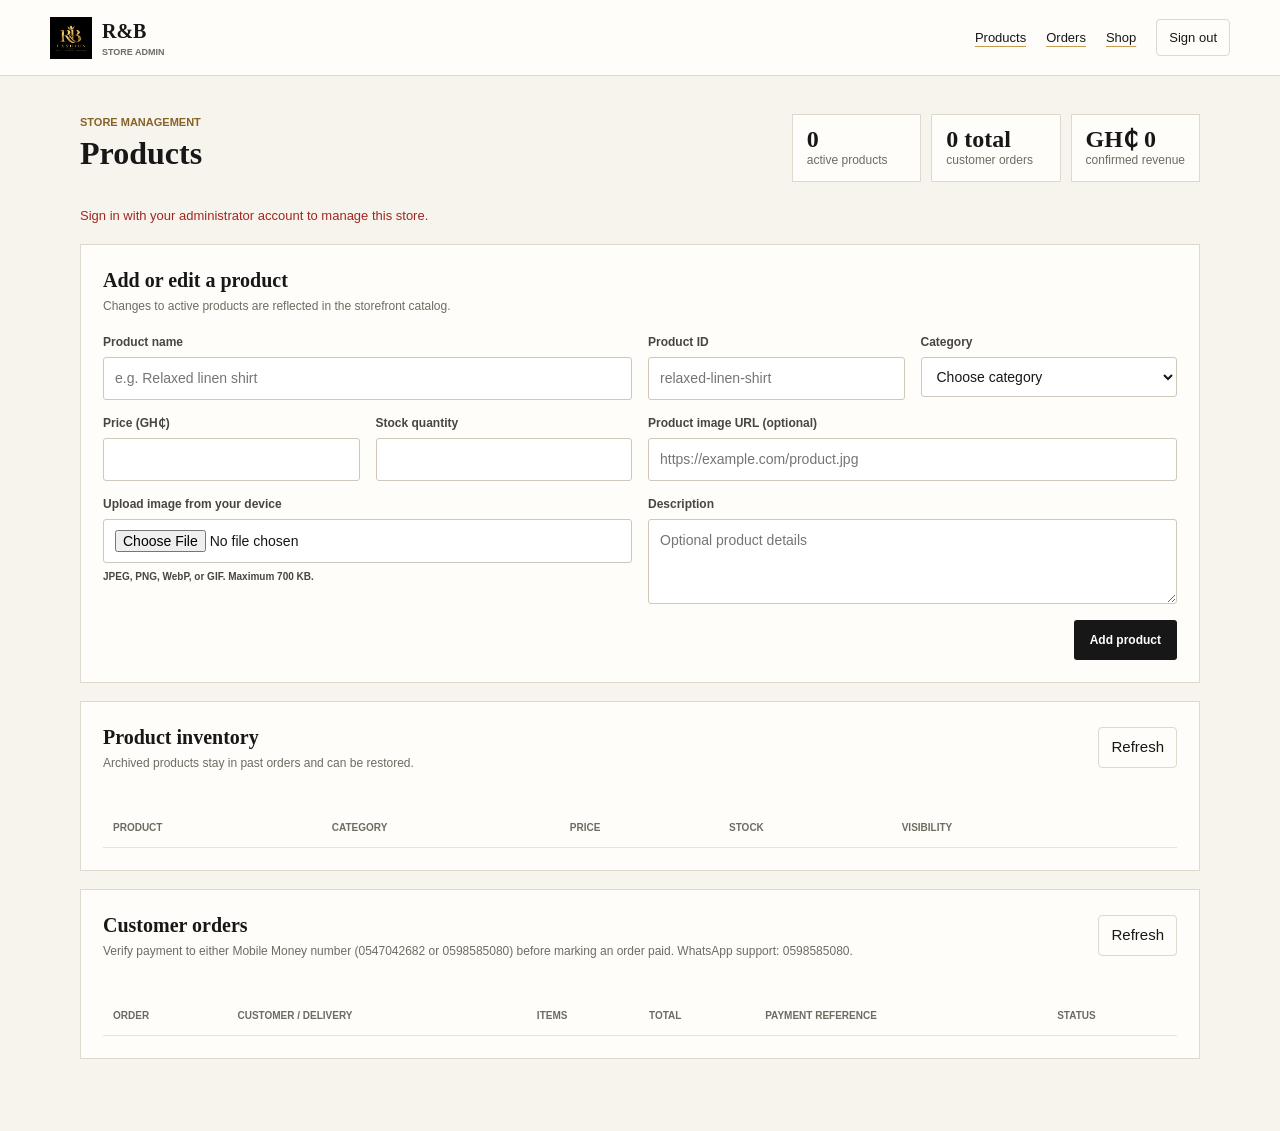
<file: admin.html>
<!doctype html>
<html lang="en">
  <head>
    <meta charset="UTF-8" />
    <meta name="viewport" content="width=device-width, initial-scale=1.0" />
    <title>Store Admin | R&amp;B Fashion</title>
    <link rel="icon" type="image/png" href="assets/rb-logo.png" />
    <link rel="stylesheet" href="css/admin.css" />
  </head>
  <body>
    <header class="admin-header">
      <a class="admin-brand" href="index.html" aria-label="R&B Fashion home">
        <img src="assets/rb-logo.png" alt="" />
        <span>R&amp;B <small>STORE ADMIN</small></span>
      </a>
      <nav class="admin-nav" aria-label="Admin navigation">
        <a href="#inventory">Products</a>
        <a href="#orders">Orders</a>
        <a href="index.html">Shop</a>
        <button type="button" id="signOutButton">Sign out</button>
      </nav>
    </header>

    <main class="admin-main">
      <div class="admin-heading">
        <div>
          <p class="admin-eyebrow">Store management</p>
          <h1>Products</h1>
        </div>
        <div class="admin-metrics" aria-label="Store summary">
          <p class="admin-count">
            <strong id="productCount">0</strong><span>active products</span>
          </p>
          <p class="admin-count">
            <strong id="ordersCount">0 total</strong
            ><span>customer orders</span>
          </p>
          <p class="admin-count">
            <strong id="ordersRevenue">GH₵ 0</strong
            ><span>confirmed revenue</span>
          </p>
        </div>
      </div>

      <p id="accessStatus" class="list-status" aria-live="polite"></p>

      <section
        class="admin-section"
        id="inventory"
        aria-labelledby="add-product-heading"
      >
        <div class="section-heading">
          <h2 id="add-product-heading">Add or edit a product</h2>
          <p>
            Changes to active products are reflected in the storefront catalog.
          </p>
        </div>
        <form id="productForm" class="product-form">
          <label class="field field--wide"
            >Product name
            <input
              name="name"
              required
              maxlength="200"
              autocomplete="off"
              placeholder="e.g. Relaxed linen shirt"
            />
          </label>
          <label class="field"
            >Product ID
            <input
              name="id"
              required
              pattern="[a-z0-9]+(-[a-z0-9]+)*"
              maxlength="100"
              autocomplete="off"
              placeholder="relaxed-linen-shirt"
            />
          </label>
          <label class="field"
            >Category
            <select name="category" required>
              <option value="">Choose category</option>
              <option>Denim</option>
              <option>Streetwear</option>
              <option>Sneakers</option>
              <option>Boots</option>
              <option>Layers</option>
              <option>Formal</option>
              <option>Accessories</option>
            </select>
          </label>
          <label class="field"
            >Price (GH₵)
            <input name="price" type="number" min="0" step="1" required />
          </label>
          <label class="field"
            >Stock quantity
            <input name="stock" type="number" min="0" step="1" required />
          </label>
          <label class="field field--wide"
            >Product image URL (optional)
            <input
              name="imageUrl"
              type="text"
              inputmode="url"
              placeholder="https://example.com/product.jpg"
            />
          </label>
          <label class="field field--wide"
            >Upload image from your device
            <input
              name="imageFile"
              type="file"
              accept="image/jpeg,image/png,image/webp,image/gif"
            />
            <small id="imageUploadStatus" aria-live="polite"
              >JPEG, PNG, WebP, or GIF. Maximum 700 KB.</small
            >
          </label>
          <label class="field field--wide"
            >Description
            <textarea
              name="description"
              rows="3"
              maxlength="2000"
              placeholder="Optional product details"
            ></textarea>
          </label>
          <div class="form-actions">
            <p id="formStatus" class="form-status" aria-live="polite"></p>
            <div class="form-buttons">
              <button
                class="refresh-button"
                type="button"
                id="cancelEdit"
                hidden
              >
                Cancel edit
              </button>
              <button class="primary-button" type="submit" id="saveProduct">
                Add product
              </button>
            </div>
          </div>
        </form>
      </section>

      <section class="admin-section" aria-labelledby="inventory-heading">
        <div class="section-heading inventory-heading">
          <div>
            <h2 id="inventory-heading">Product inventory</h2>
            <p>Archived products stay in past orders and can be restored.</p>
          </div>
          <button
            type="button"
            class="refresh-button"
            id="refreshProducts"
            aria-label="Refresh product list"
            title="Refresh product list"
          >
            Refresh
          </button>
        </div>
        <p id="listStatus" class="list-status" aria-live="polite"></p>
        <div class="table-wrap">
          <table class="product-table">
            <thead>
              <tr>
                <th scope="col">Product</th>
                <th scope="col">Category</th>
                <th scope="col">Price</th>
                <th scope="col">Stock</th>
                <th scope="col">Visibility</th>
                <th scope="col">
                  <span class="visually-hidden">Actions</span>
                </th>
              </tr>
            </thead>
            <tbody id="productRows"></tbody>
          </table>
        </div>
        <p id="emptyState" class="empty-state" hidden>
          No products in the inventory.
        </p>
      </section>

      <section
        class="admin-section"
        id="orders"
        aria-labelledby="orders-heading"
      >
        <div class="section-heading inventory-heading">
          <div>
            <h2 id="orders-heading">Customer orders</h2>
            <p>
              Verify payment to either Mobile Money number (0547042682 or
              0598585080) before marking an order paid. WhatsApp support:
              0598585080.
            </p>
          </div>
          <button type="button" class="refresh-button" id="refreshOrders">
            Refresh
          </button>
        </div>
        <p id="ordersStatus" class="list-status" aria-live="polite"></p>
        <div class="table-wrap">
          <table class="order-table">
            <thead>
              <tr>
                <th scope="col">Order</th>
                <th scope="col">Customer / delivery</th>
                <th scope="col">Items</th>
                <th scope="col">Total</th>
                <th scope="col">Payment reference</th>
                <th scope="col">Status</th>
              </tr>
            </thead>
            <tbody id="orderRows"></tbody>
          </table>
        </div>
        <p id="ordersEmptyState" class="empty-state" hidden>
          No customer orders yet.
        </p>
      </section>
    </main>

    <script src="js/admin.js"></script>
  </body>
</html>
</file>
<file: css/admin.css>
:root {
  color-scheme: light;
  --admin-ink: #171717;
  --admin-muted: #6f6b63;
  --admin-paper: #f7f4ee;
  --admin-white: #fffdf9;
  --admin-gold: #c59b52;
  --admin-line: #ded8cd;
  --admin-danger: #a12620;
}

* {
  box-sizing: border-box;
}
body {
  min-width: 320px;
  margin: 0;
  color: var(--admin-ink);
  background: var(--admin-paper);
  font:
    15px/1.5 "Trebuchet MS",
    Verdana,
    sans-serif;
}
button,
input,
select,
textarea {
  font: inherit;
}
button {
  cursor: pointer;
}
a {
  color: inherit;
  text-decoration: none;
}
.admin-header {
  display: flex;
  align-items: center;
  justify-content: space-between;
  min-height: 76px;
  padding: 0 max(24px, calc((100vw - 1180px) / 2));
  border-bottom: 1px solid var(--admin-line);
  background: var(--admin-white);
}
.admin-brand {
  display: inline-flex;
  align-items: center;
  gap: 10px;
  font-family: Georgia, "Times New Roman", serif;
  font-size: 20px;
  font-weight: 700;
}
.admin-brand img {
  width: 42px;
  height: 42px;
  object-fit: contain;
  background: #000;
}
.admin-brand small {
  display: block;
  color: var(--admin-muted);
  font:
    700 9px/1.5 "Trebuchet MS",
    Verdana,
    sans-serif;
}
.admin-nav {
  display: flex;
  align-items: center;
  flex-wrap: wrap;
  gap: 20px;
  font-size: 13px;
}
.admin-nav a {
  text-decoration: underline;
  text-decoration-color: var(--admin-gold);
  text-underline-offset: 4px;
}
.admin-nav button,
.refresh-button {
  padding: 8px 12px;
  border: 1px solid var(--admin-line);
  border-radius: 4px;
  color: var(--admin-ink);
  background: transparent;
}
.admin-main {
  width: min(1120px, calc(100% - 40px));
  margin: 38px auto 72px;
}
.admin-heading {
  display: flex;
  align-items: stretch;
  justify-content: space-between;
  gap: 20px;
  margin-bottom: 24px;
}
.admin-metrics {
  display: grid;
  grid-template-columns: repeat(3, minmax(125px, 1fr));
  gap: 10px;
}
.admin-eyebrow {
  margin: 0 0 4px;
  color: #866325;
  font-size: 11px;
  font-weight: 700;
  text-transform: uppercase;
}
h1,
h2,
p {
  margin-top: 0;
}
h1 {
  margin-bottom: 0;
  font:
    700 32px/1.15 Georgia,
    "Times New Roman",
    serif;
}
.admin-count {
  display: grid;
  justify-items: end;
  margin: 0;
  color: var(--admin-muted);
  font-size: 12px;
}
.admin-count strong {
  color: var(--admin-ink);
  font:
    700 24px/1 Georgia,
    "Times New Roman",
    serif;
}
.admin-section {
  margin-top: 18px;
  padding: 22px;
  border: 1px solid var(--admin-line);
  background: var(--admin-white);
}
.section-heading {
  margin-bottom: 18px;
}
.section-heading h2 {
  margin: 0 0 4px;
  font:
    700 20px/1.3 Georgia,
    "Times New Roman",
    serif;
}
.section-heading p {
  margin: 0;
  color: var(--admin-muted);
  font-size: 12px;
}
.product-form {
  display: grid;
  grid-template-columns: repeat(4, minmax(0, 1fr));
  gap: 14px 16px;
}
.field {
  display: grid;
  align-content: start;
  gap: 6px;
  color: #49463f;
  font-size: 12px;
  font-weight: 700;
}
.field--wide {
  grid-column: span 2;
}
.field input,
.field select,
.field textarea {
  width: 100%;
  min-width: 0;
  padding: 10px 11px;
  border: 1px solid #cfc8bb;
  border-radius: 3px;
  color: var(--admin-ink);
  background: #fff;
  font-size: 14px;
  font-weight: 400;
}
.field textarea {
  resize: vertical;
}
.field input:focus,
.field select:focus,
.field textarea:focus {
  outline: 2px solid #c59b5270;
  border-color: var(--admin-gold);
}
.form-actions {
  grid-column: 1 / -1;
  display: flex;
  align-items: center;
  justify-content: space-between;
  gap: 14px;
  margin-top: 2px;
}
.form-buttons {
  display: flex;
  align-items: center;
  gap: 10px;
}
.form-status,
.list-status {
  min-height: 1.4em;
  margin: 0;
  color: var(--admin-muted);
  font-size: 13px;
}
.form-status.is-error,
.list-status.is-error {
  color: var(--admin-danger);
}
.primary-button {
  min-height: 40px;
  padding: 9px 16px;
  border: 0;
  border-radius: 3px;
  color: #fff;
  background: var(--admin-ink);
  font-size: 12px;
  font-weight: 700;
}
.primary-button:hover {
  background: #36332c;
}
.primary-button:disabled,
.refresh-button:disabled {
  cursor: wait;
  opacity: 0.6;
}
.inventory-heading {
  display: flex;
  align-items: center;
  justify-content: space-between;
  gap: 12px;
}
.table-wrap {
  overflow-x: auto;
}
table {
  width: 100%;
  border-collapse: collapse;
  text-align: left;
}
th,
td {
  padding: 12px 10px;
  border-bottom: 1px solid #e9e4db;
  vertical-align: middle;
}
th {
  color: var(--admin-muted);
  font-size: 10px;
  font-weight: 700;
  text-transform: uppercase;
}
td {
  font-size: 13px;
}
td:first-child {
  min-width: 220px;
}
.product-name {
  display: block;
  font-weight: 700;
}
.product-id {
  display: block;
  color: var(--admin-muted);
  font-size: 11px;
}
.delete-button {
  padding: 6px 9px;
  border: 1px solid #d9c1bd;
  border-radius: 3px;
  color: var(--admin-danger);
  background: transparent;
  font-size: 11px;
}
.edit-button {
  padding: 6px 9px;
  border: 1px solid var(--admin-line);
  border-radius: 3px;
  color: var(--admin-ink);
  background: transparent;
  font-size: 11px;
}
.product-actions {
  min-width: 145px;
  white-space: nowrap;
}
.order-status {
  min-width: 145px;
  padding: 7px;
  border: 1px solid var(--admin-line);
  border-radius: 3px;
  color: var(--admin-ink);
  background: #fff;
}
.order-status:disabled {
  cursor: wait;
  opacity: 0.6;
}
.admin-metrics .admin-count {
  align-self: stretch;
  justify-items: start;
  align-content: center;
  min-width: 0;
  padding: 12px 14px;
  border: 1px solid var(--admin-line);
  background: var(--admin-white);
}
.admin-section[id] {
  scroll-margin-top: 20px;
}
.delete-button:hover {
  background: #fbefed;
}
.empty-state {
  margin: 0;
  padding: 24px 8px;
  color: var(--admin-muted);
  text-align: center;
}
.visually-hidden {
  position: absolute;
  left: -10000px;
  width: 1px;
  height: 1px;
  padding: 0;
  margin: -1px;
  overflow: hidden;
  clip: rect(0, 0, 0, 0);
  white-space: nowrap;
  border: 0;
}

@media (max-width: 900px) {
  .admin-heading {
    flex-direction: column;
    align-items: stretch;
  }
  .admin-metrics {
    width: 100%;
    grid-template-columns: repeat(3, minmax(0, 1fr));
  }
}

@media (max-width: 720px) {
  .admin-header {
    position: sticky;
    top: 0;
    z-index: 10;
    flex-wrap: wrap;
    min-height: 64px;
    gap: 10px;
    padding: 10px 14px;
    box-shadow: 0 2px 8px #1717170d;
  }
  .admin-nav {
    display: grid;
    width: 100%;
    grid-template-columns: repeat(4, minmax(0, 1fr));
    gap: 6px;
    font-size: 12px;
  }
  .admin-nav a,
  .admin-nav button {
    display: flex;
    min-width: 0;
    min-height: 42px;
    align-items: center;
    justify-content: center;
    padding: 6px 3px;
    border: 1px solid var(--admin-line);
    border-radius: 4px;
    background: var(--admin-white);
    text-align: center;
    text-decoration: none;
  }
  .admin-main {
    width: min(100% - 24px, 560px);
    margin-top: 18px;
  }
  .admin-section {
    padding: 14px;
  }
  .product-form {
    grid-template-columns: repeat(2, minmax(0, 1fr));
    gap: 12px;
  }
  .field--wide {
    grid-column: span 2;
  }
  .inventory-heading {
    align-items: flex-start;
  }
  .admin-section[id] {
    scroll-margin-top: 138px;
  }
  .table-wrap {
    overflow: visible;
  }
  table,
  tbody {
    display: block;
    width: 100%;
  }
  thead {
    position: absolute;
    width: 1px;
    height: 1px;
    overflow: hidden;
    clip: rect(0, 0, 0, 0);
    white-space: nowrap;
    clip-path: inset(50%);
  }
  tbody {
    display: grid;
    gap: 10px;
  }
  tr {
    display: grid;
    grid-template-columns: repeat(2, minmax(0, 1fr));
    gap: 0 12px;
    padding: 8px 12px;
    border: 1px solid var(--admin-line);
    border-radius: 4px;
    background: #fff;
  }
  td,
  td:first-child {
    display: flex;
    min-width: 0;
    flex-direction: column;
    align-items: flex-start;
    gap: 2px;
    padding: 9px 0;
    overflow-wrap: anywhere;
    border-bottom: 1px solid #eee9e0;
    font-size: 13px;
  }
  td::before {
    content: attr(data-label);
    color: var(--admin-muted);
    font-size: 10px;
    font-weight: 700;
    text-transform: uppercase;
  }
  .product-table td:first-child,
  .product-table .product-actions,
  .order-table td:first-child,
  .order-table td:nth-child(2),
  .order-table td:nth-child(3) {
    grid-column: 1 / -1;
  }
  .product-table .product-actions {
    display: grid;
    grid-template-columns: repeat(2, minmax(0, 1fr));
    gap: 8px;
    border-bottom: 0;
  }
  .product-actions button {
    min-height: 42px;
  }
  .order-table td:last-child {
    border-bottom: 0;
  }
  .order-status {
    width: 100%;
    min-height: 44px;
  }
}

@media (max-width: 420px) {
  .admin-header {
    align-items: center;
    gap: 10px;
  }
  .admin-nav {
    grid-template-columns: repeat(4, minmax(0, 1fr));
    gap: 5px;
    padding-top: 0;
    font-size: 10px;
  }
  .admin-brand {
    font-size: 17px;
  }
  .admin-heading {
    align-items: flex-start;
    flex-direction: column;
  }
  .admin-metrics {
    width: 100%;
    grid-template-columns: repeat(3, minmax(0, 1fr));
  }
  .admin-metrics .admin-count {
    padding: 10px;
  }
  .admin-count strong {
    font-size: 20px;
  }
  h1 {
    font-size: 28px;
  }
  .product-form {
    grid-template-columns: 1fr;
  }
  .field--wide {
    grid-column: 1;
  }
  .form-actions {
    align-items: flex-start;
    flex-direction: column;
  }
  .form-buttons {
    width: 100%;
    flex-wrap: wrap;
  }
  .form-actions .primary-button {
    width: 100%;
  }
}
</file>
